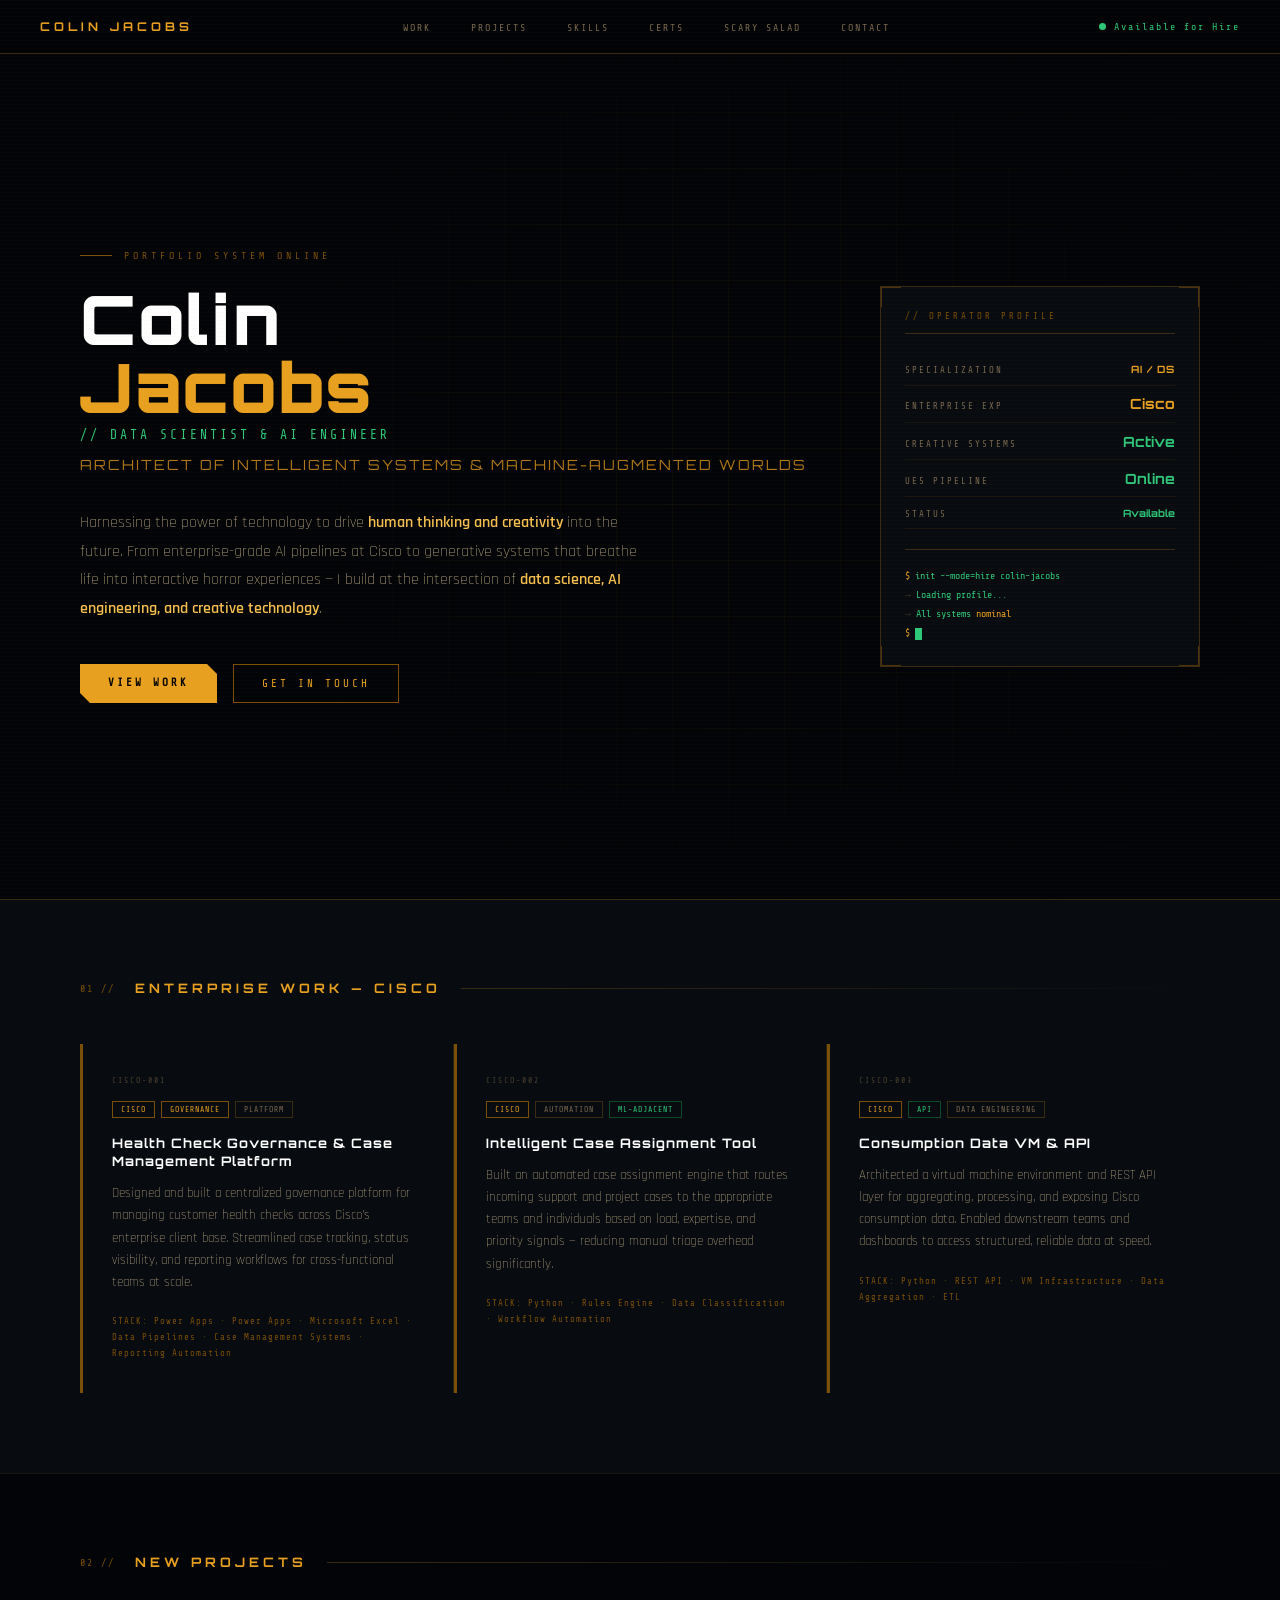
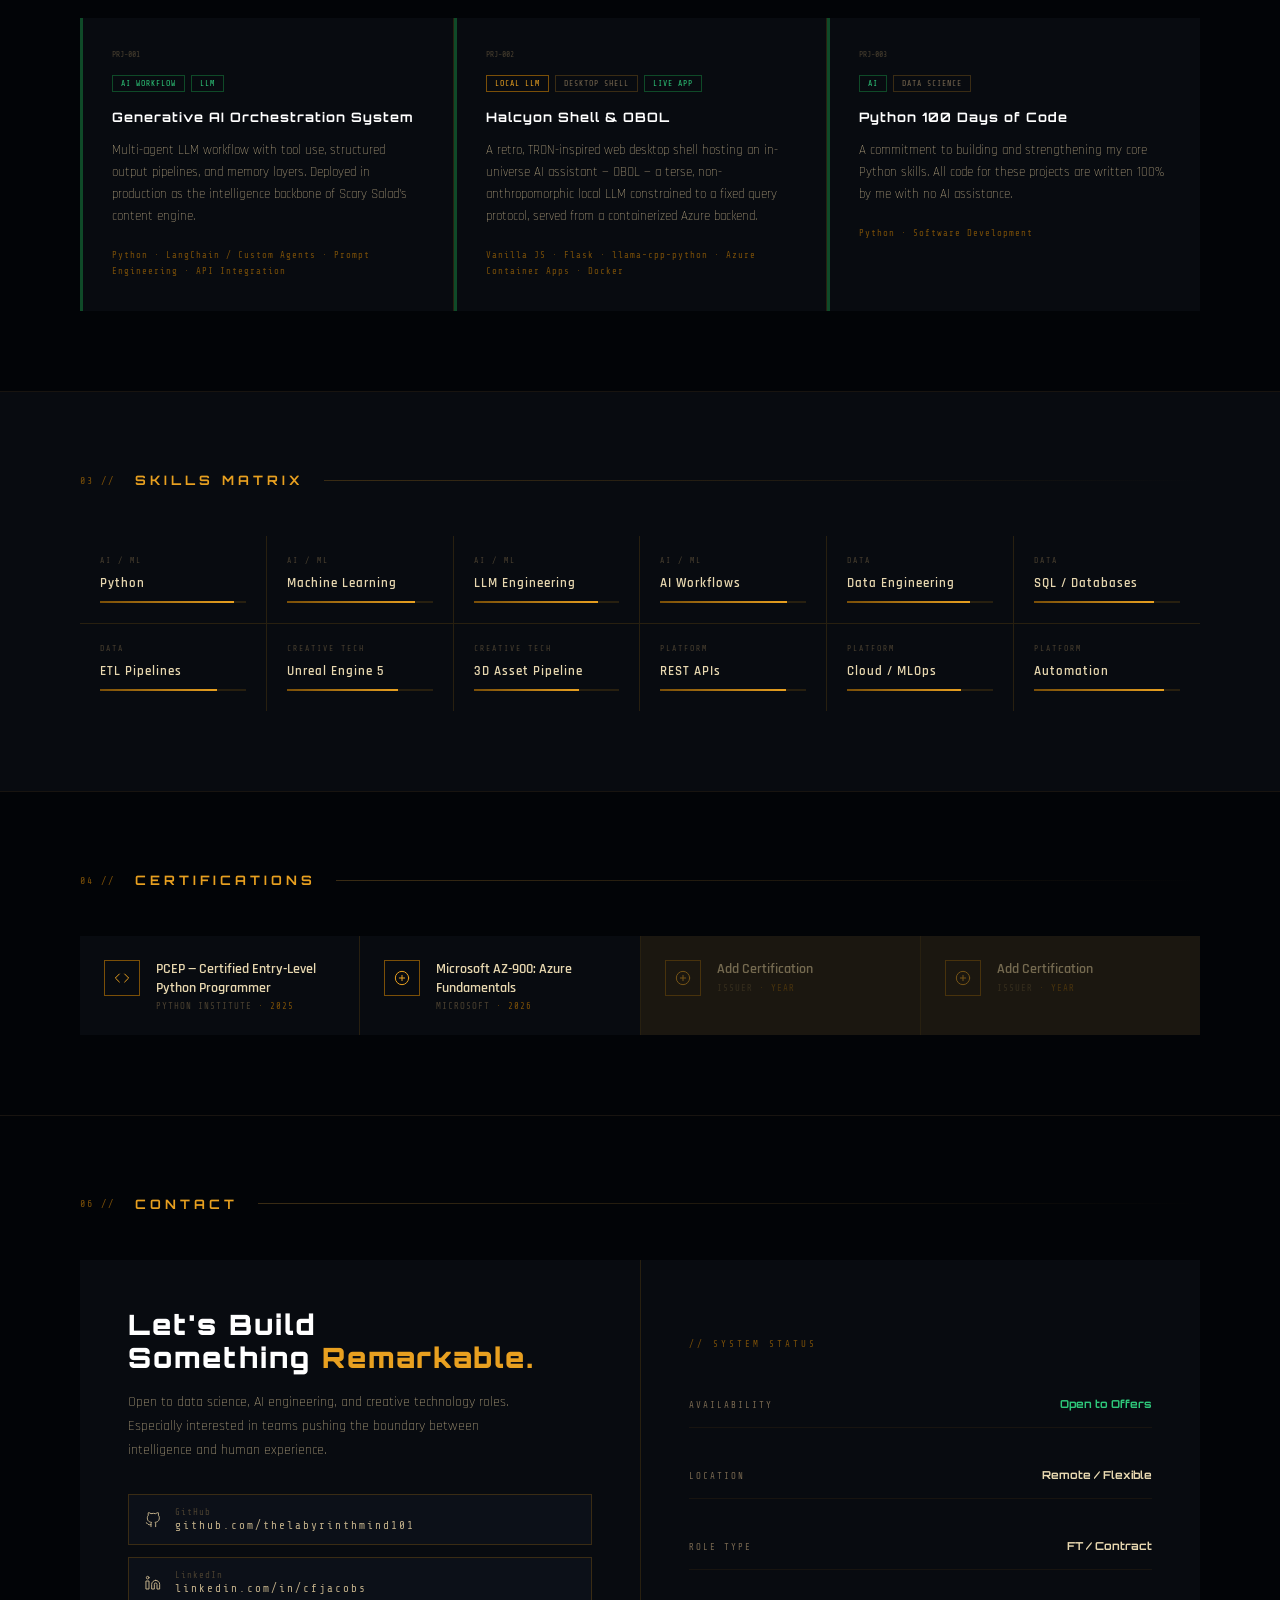
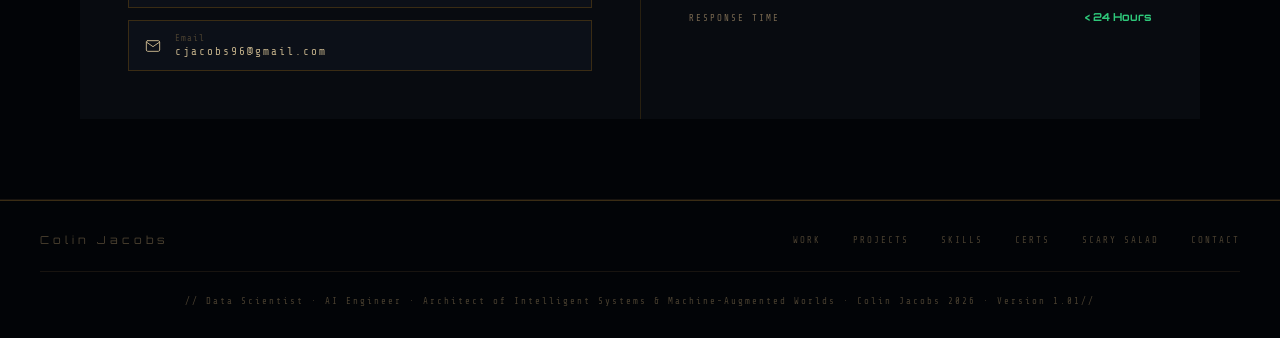
<file: index.html>
<!DOCTYPE html>
<html lang="en">
<head>
<meta charset="UTF-8">
<meta name="viewport" content="width=device-width, initial-scale=1.0">
<title>Colin Jacobs — Data Scientist & AI Engineer</title>
<link rel="preconnect" href="https://fonts.googleapis.com">
<link rel="preconnect" href="https://fonts.gstatic.com" crossorigin>
<link href="https://fonts.googleapis.com/css2?family=Share+Tech+Mono&family=Orbitron:wght@400;700;900&family=Rajdhani:wght@300;400;500;600;700&display=swap" rel="stylesheet">
<style>
  :root {
    --bg:           #020407;
    --surface:      #080b10;
    --surface2:     #0c1018;
    --surface3:     #111620;
    --amber:        #e8a020;
    --amber-dim:    #7a4f08;
    --amber-mid:    #b07818;
    --amber-glow:   #f5c050;
    --amber-faint:  rgba(232,160,32,0.08);
    --green:        #2ec87a;
    --green-dim:    #0f4a28;
    --text:         #c0ae88;
    --text-bright:  #e8d8b0;
    --text-dim:     #4a4030;
    --text-mid:     #786850;
    --border:       #181410;
    --border-mid:   #282010;
    --border-bright:#3a2c14;
    --red:          #c83018;
    --scan:         rgba(232,160,32,0.025);
    --grid-line:    rgba(232,160,32,0.05);
  }

  *, *::before, *::after { margin: 0; padding: 0; box-sizing: border-box; }

  html { scroll-behavior: smooth; }

  body {
    background: var(--bg);
    color: var(--text);
    font-family: 'Rajdhani', sans-serif;
    font-weight: 400;
    overflow-x: hidden;
    cursor: crosshair;
  }

  /* ── SCANLINES ── */
  body::before {
    content: '';
    position: fixed; inset: 0;
    background: repeating-linear-gradient(
      0deg,
      transparent,
      transparent 3px,
      var(--scan) 3px,
      var(--scan) 4px
    );
    pointer-events: none;
    z-index: 9999;
  }

  /* ── CORNER ORNAMENTS ── */
  .corner-ornament {
    position: absolute;
    width: 20px; height: 20px;
    pointer-events: none;
  }
  .corner-ornament.tl { top: 0; left: 0; border-top: 1px solid var(--amber-dim); border-left: 1px solid var(--amber-dim); }
  .corner-ornament.tr { top: 0; right: 0; border-top: 1px solid var(--amber-dim); border-right: 1px solid var(--amber-dim); }
  .corner-ornament.bl { bottom: 0; left: 0; border-bottom: 1px solid var(--amber-dim); border-left: 1px solid var(--amber-dim); }
  .corner-ornament.br { bottom: 0; right: 0; border-bottom: 1px solid var(--amber-dim); border-right: 1px solid var(--amber-dim); }

  /* ── SCROLLBAR ── */
  ::-webkit-scrollbar { width: 4px; }
  ::-webkit-scrollbar-track { background: var(--bg); }
  ::-webkit-scrollbar-thumb { background: var(--amber-dim); }

  /* ── NAV ── */
  nav {
    position: fixed; top: 0; left: 0; right: 0; z-index: 500;
    height: 54px;
    background: rgba(2,4,7,0.97);
    border-bottom: 1px solid var(--border-bright);
    display: flex; align-items: center; justify-content: space-between;
    padding: 0 2.5rem;
    backdrop-filter: blur(4px);
  }
  .nav-logo {
    font-family: 'Orbitron', monospace;
    font-size: 12px; font-weight: 700;
    color: var(--amber);
    letter-spacing: 4px;
    text-transform: uppercase;
    text-decoration: none;
  }
  .nav-links {
    display: flex; gap: 2.5rem;
    list-style: none;
  }
  .nav-links a {
    font-family: 'Share Tech Mono', monospace;
    font-size: 10px; letter-spacing: 2px;
    color: var(--text-mid);
    text-decoration: none;
    text-transform: uppercase;
    transition: color 0.2s;
    position: relative;
  }
  .nav-links a::after {
    content: '';
    position: absolute; bottom: -4px; left: 0; right: 0;
    height: 1px; background: var(--amber);
    transform: scaleX(0);
    transition: transform 0.2s;
  }
  .nav-links a:hover { color: var(--amber); }
  .nav-links a:hover::after { transform: scaleX(1); }
  .nav-status {
    font-family: 'Share Tech Mono', monospace;
    font-size: 10px; letter-spacing: 2px;
    color: var(--green);
    display: flex; align-items: center; gap: 8px;
  }
  .status-dot {
    width: 7px; height: 7px; border-radius: 50%;
    background: var(--green);
    animation: blink 2.4s ease-in-out infinite;
  }
  @keyframes blink { 0%,100%{opacity:1;} 50%{opacity:0.2;} }

  /* ── HERO ── */
  .hero {
    min-height: 100vh;
    padding: 54px 0 0;
    position: relative;
    display: flex; align-items: center;
    border-bottom: 1px solid var(--border-bright);
    overflow: hidden;
  }
  .hero-bg-grid {
    position: absolute; inset: 0;
    background-image:
      linear-gradient(var(--grid-line) 1px, transparent 1px),
      linear-gradient(90deg, var(--grid-line) 1px, transparent 1px);
    background-size: 56px 56px;
    mask-image: radial-gradient(ellipse 70% 80% at 40% 50%, black 20%, transparent 90%);
  }
  .hero-vignette {
    position: absolute; inset: 0;
    background: radial-gradient(ellipse 60% 80% at 80% 50%, transparent 40%, rgba(2,4,7,0.9) 100%);
  }
  .hero-inner {
    position: relative;
    width: 100%; max-width: 1200px;
    margin: 0 auto;
    padding: 5rem 2.5rem;
    display: grid;
    grid-template-columns: 1fr 320px;
    gap: 4rem;
    align-items: center;
  }
  .hero-eyebrow {
    font-family: 'Share Tech Mono', monospace;
    font-size: 10px; letter-spacing: 4px;
    color: var(--amber-dim);
    text-transform: uppercase;
    display: flex; align-items: center; gap: 12px;
    margin-bottom: 1.5rem;
    animation: fadeUp 0.8s ease both;
  }
  .hero-eyebrow::before {
    content: '';
    display: block; width: 32px; height: 1px;
    background: var(--amber-dim);
  }
  .hero-name {
    font-family: 'Orbitron', monospace;
    font-size: clamp(36px, 6vw, 68px);
    font-weight: 900;
    color: #fff;
    letter-spacing: 2px;
    line-height: 1.0;
    margin-bottom: 0.4rem;
    animation: fadeUp 0.8s 0.1s ease both;
  }
  .hero-name .name-first { display: block; }
  .hero-name .name-last {
    display: block;
    color: var(--amber);
    -webkit-text-stroke: 0px;
  }
  .hero-subtitle {
    font-family: 'Share Tech Mono', monospace;
    font-size: 13px; letter-spacing: 3px;
    color: var(--green);
    text-transform: uppercase;
    margin-bottom: 0.75rem;
    animation: fadeUp 0.8s 0.2s ease both;
  }
  .hero-tagline {
    font-family: 'Orbitron', monospace;
    font-size: clamp(11px, 1.4vw, 14px);
    font-weight: 400;
    color: var(--amber-mid);
    letter-spacing: 2px;
    text-transform: uppercase;
    margin-bottom: 2rem;
    line-height: 1.6;
    animation: fadeUp 0.8s 0.25s ease both;
  }
  .hero-bio {
    font-size: 16px;
    color: var(--text);
    line-height: 1.8;
    font-weight: 300;
    max-width: 560px;
    margin-bottom: 2.5rem;
    animation: fadeUp 0.8s 0.3s ease both;
  }
  .hero-bio strong { color: var(--amber-glow); font-weight: 600; }
  .hero-cta {
    display: flex; gap: 1rem; flex-wrap: wrap;
    animation: fadeUp 0.8s 0.4s ease both;
  }
  .btn-primary {
    font-family: 'Share Tech Mono', monospace;
    font-size: 11px; letter-spacing: 3px;
    padding: 12px 28px;
    background: var(--amber);
    color: #000;
    border: none; cursor: pointer;
    text-transform: uppercase;
    font-weight: 700;
    text-decoration: none;
    display: inline-block;
    transition: background 0.2s, transform 0.15s;
    clip-path: polygon(0 0, calc(100% - 10px) 0, 100% 10px, 100% 100%, 10px 100%, 0 calc(100% - 10px));
  }
  .btn-primary:hover { background: var(--amber-glow); transform: translateY(-1px); }
  .btn-outline {
    font-family: 'Share Tech Mono', monospace;
    font-size: 11px; letter-spacing: 3px;
    padding: 12px 28px;
    background: transparent;
    color: var(--amber);
    border: 1px solid var(--amber-dim);
    cursor: pointer;
    text-transform: uppercase;
    text-decoration: none;
    display: inline-block;
    transition: border-color 0.2s, color 0.2s, transform 0.15s;
  }
  .btn-outline:hover { border-color: var(--amber); color: var(--amber-glow); transform: translateY(-1px); }

  /* hero sidebar */
  .hero-sidebar {
    animation: fadeUp 0.8s 0.5s ease both;
  }
  .hud-panel {
    background: var(--surface);
    border: 1px solid var(--border-bright);
    padding: 1.5rem;
    position: relative;
  }
  .hud-panel .corner-ornament { opacity: 0.6; }
  .hud-title {
    font-family: 'Share Tech Mono', monospace;
    font-size: 9px; letter-spacing: 3px;
    color: var(--amber-dim);
    text-transform: uppercase;
    margin-bottom: 1.25rem;
    padding-bottom: 0.75rem;
    border-bottom: 1px solid var(--border-bright);
  }
  .hud-stat {
    display: flex; justify-content: space-between; align-items: baseline;
    padding: 0.6rem 0;
    border-bottom: 1px solid var(--border);
  }
  .hud-stat:last-child { border-bottom: none; }
  .hud-label {
    font-family: 'Share Tech Mono', monospace;
    font-size: 9px; letter-spacing: 2px;
    color: var(--text-mid);
    text-transform: uppercase;
  }
  .hud-val {
    font-family: 'Orbitron', monospace;
    font-size: 14px; font-weight: 700;
    color: var(--amber);
  }
  .hud-val.green { color: var(--green); }
  .terminal-line {
    font-family: 'Share Tech Mono', monospace;
    font-size: 10px; color: var(--green);
    margin-top: 1.25rem; padding-top: 1rem;
    border-top: 1px solid var(--border-bright);
    line-height: 1.9;
  }
  .t-p { color: var(--amber); }
  .t-d { color: var(--text-dim); }
  .cursor {
    display: inline-block;
    width: 7px; height: 12px;
    background: var(--green);
    vertical-align: middle;
    animation: cur 1s step-end infinite;
  }
  @keyframes cur { 0%,100%{opacity:1} 50%{opacity:0} }

  @keyframes fadeUp {
    from { opacity:0; transform: translateY(20px); }
    to   { opacity:1; transform: translateY(0); }
  }

  /* ── SECTION BASE ── */
  .section {
    max-width: 1200px;
    margin: 0 auto;
    padding: 5rem 2.5rem;
    border-bottom: 1px solid var(--border);
  }
  .section-header {
    display: flex; align-items: center; gap: 1.25rem;
    margin-bottom: 3rem;
  }
  .section-num {
    font-family: 'Share Tech Mono', monospace;
    font-size: 10px; letter-spacing: 2px;
    color: var(--amber-dim);
    flex-shrink: 0;
  }
  .section-title {
    font-family: 'Orbitron', monospace;
    font-size: 13px; font-weight: 700;
    color: var(--amber);
    letter-spacing: 4px;
    text-transform: uppercase;
    flex-shrink: 0;
  }
  .section-rule {
    flex: 1; height: 1px;
    background: linear-gradient(90deg, var(--border-bright), transparent);
  }

  /* ── SKILLS ── */
  .skills-grid {
    display: grid;
    grid-template-columns: repeat(auto-fit, minmax(160px, 1fr));
    gap: 1px;
    background: var(--border-mid);
  }
  .skill-cell {
    background: var(--surface);
    padding: 1.25rem;
    transition: background 0.2s;
    position: relative;
  }
  .skill-cell:hover { background: var(--surface2); }
  .skill-cat {
    font-family: 'Share Tech Mono', monospace;
    font-size: 8px; letter-spacing: 2px;
    color: var(--text-dim);
    text-transform: uppercase;
    margin-bottom: 10px;
  }
  .skill-name {
    font-family: 'Rajdhani', sans-serif;
    font-size: 13px; font-weight: 600;
    color: var(--text-bright);
    margin-bottom: 10px;
    letter-spacing: 1px;
  }
  .skill-bar {
    height: 2px;
    background: var(--border-mid);
    position: relative;
    overflow: hidden;
  }
  .skill-fill {
    height: 100%;
    background: linear-gradient(90deg, var(--amber-dim), var(--amber));
    width: 0%;
    transition: width 1.2s cubic-bezier(0.4, 0, 0.2, 1);
  }
  .skill-pct {
    position: absolute; right: 0; top: -18px;
    font-family: 'Share Tech Mono', monospace;
    font-size: 9px; color: var(--amber-dim);
  }

  /* ── WORK / CISCO ── */
  .work-grid {
    display: grid;
    grid-template-columns: repeat(auto-fit, minmax(300px, 1fr));
    gap: 1px;
    background: var(--border-mid);
  }
  .work-card {
    background: var(--surface);
    padding: 2rem;
    position: relative;
    overflow: hidden;
    transition: background 0.2s;
  }
  .work-card:hover { background: var(--surface2); }
  .work-card::before {
    content: '';
    position: absolute; top: 0; left: 0;
    width: 3px; height: 100%;
    background: var(--amber-dim);
    transition: background 0.2s;
  }
  .work-card:hover::before { background: var(--amber); }
  .work-card-id {
    font-family: 'Share Tech Mono', monospace;
    font-size: 8px; letter-spacing: 2px;
    color: var(--text-dim);
    margin-bottom: 1rem;
  }
  .work-tags {
    display: flex; gap: 6px; flex-wrap: wrap;
    margin-bottom: 1rem;
  }
  .tag {
    font-family: 'Share Tech Mono', monospace;
    font-size: 8px; letter-spacing: 1px;
    padding: 3px 8px;
    border: 1px solid var(--border-bright);
    color: var(--text-mid);
    text-transform: uppercase;
  }
  .tag.amber { border-color: var(--amber-dim); color: var(--amber); }
  .tag.green  { border-color: var(--green-dim);  color: var(--green); }
  .work-title {
    font-family: 'Orbitron', monospace;
    font-size: 13px; font-weight: 700;
    color: #fff;
    letter-spacing: 1px;
    line-height: 1.4;
    margin-bottom: 0.75rem;
  }
  .work-desc {
    font-size: 13px;
    color: var(--text);
    line-height: 1.7;
    font-weight: 300;
  }
  .work-tech {
    margin-top: 1.25rem;
    font-family: 'Share Tech Mono', monospace;
    font-size: 9px;
    color: var(--amber-dim);
    letter-spacing: 1px;
    line-height: 1.8;
  }

  /* ── PROJECTS ── */
  .projects-grid {
    display: grid;
    grid-template-columns: repeat(auto-fit, minmax(280px, 1fr));
    gap: 1px;
    background: var(--border-mid);
  }
  .project-card {
    background: var(--surface);
    padding: 2rem;
    position: relative;
    overflow: hidden;
    transition: background 0.2s;
  }
  .project-card:hover { background: var(--surface2); }
  .project-card::before {
    content: '';
    position: absolute; top: 0; left: 0;
    width: 3px; height: 100%;
    background: var(--border-bright);
    transition: background 0.2s;
  }
  .project-card.accent-amber::before { background: var(--amber-dim); }
  .project-card.accent-green::before  { background: var(--green-dim); }
  .project-card:hover::before { filter: brightness(1.6); }
  .project-num {
    font-family: 'Share Tech Mono', monospace;
    font-size: 8px; color: var(--text-dim);
    margin-bottom: 1rem;
  }
  .project-title {
    font-family: 'Orbitron', monospace;
    font-size: 13px; font-weight: 700;
    color: #fff; letter-spacing: 1px;
    line-height: 1.4; margin-bottom: 0.75rem;
  }
  .project-desc {
    font-size: 13px; color: var(--text);
    line-height: 1.7; font-weight: 300;
  }

  /* ── CERTS ── */
  .certs-grid {
    display: grid;
    grid-template-columns: repeat(auto-fit, minmax(240px, 1fr));
    gap: 1px;
    background: var(--border-mid);
  }
  .cert-card {
    background: var(--surface);
    padding: 1.5rem;
    display: flex; align-items: flex-start; gap: 1rem;
    transition: background 0.2s;
    position: relative;
  }
  .cert-card:hover { background: var(--surface2); }
  .cert-card.placeholder { opacity: 0.4; }
  .cert-icon {
    width: 36px; height: 36px; flex-shrink: 0;
    border: 1px solid var(--amber-dim);
    display: flex; align-items: center; justify-content: center;
  }
  .cert-icon svg { width: 16px; height: 16px; stroke: var(--amber); fill: none; stroke-width: 1.5; stroke-linecap: round; stroke-linejoin: round; }
  .cert-name {
    font-family: 'Rajdhani', sans-serif;
    font-size: 14px; font-weight: 600;
    color: var(--text-bright);
    margin-bottom: 4px;
    line-height: 1.3;
  }
  .cert-meta {
    font-family: 'Share Tech Mono', monospace;
    font-size: 9px; color: var(--text-dim);
    letter-spacing: 1px; text-transform: uppercase;
  }
  .cert-meta span { color: var(--amber-dim); }

  /* ── SCARY SALAD ── */
  .ss-wrapper {
    background: var(--surface);
    border: 1px solid var(--border-bright);
    position: relative;
    overflow: hidden;
  }
  .ss-watermark {
    position: absolute;
    right: -40px; top: 50%;
    transform: translateY(-50%) rotate(90deg);
    font-family: 'Orbitron', monospace;
    font-size: 72px; font-weight: 900;
    color: rgba(232,160,32,0.04);
    letter-spacing: 12px;
    white-space: nowrap;
    pointer-events: none;
    user-select: none;
  }
  .ss-inner {
    display: grid;
    grid-template-columns: 1fr 1fr;
    gap: 0;
  }
  .ss-left {
    padding: 3rem;
    border-right: 1px solid var(--border-bright);
    position: relative;
  }
  .ss-right { padding: 3rem; }
  .ss-eyebrow {
    font-family: 'Share Tech Mono', monospace;
    font-size: 9px; letter-spacing: 3px;
    color: var(--green);
    text-transform: uppercase;
    margin-bottom: 1rem;
    display: flex; align-items: center; gap: 10px;
  }
  .ss-eyebrow::before {
    content: '';
    width: 20px; height: 1px;
    background: var(--green);
    display: block;
  }
  .ss-title {
    font-family: 'Orbitron', monospace;
    font-size: clamp(22px, 3vw, 34px);
    font-weight: 900;
    color: #fff;
    line-height: 1.1;
    margin-bottom: 1.5rem;
    letter-spacing: 2px;
  }
  .ss-desc {
    font-size: 15px;
    color: var(--text);
    line-height: 1.8;
    font-weight: 300;
    margin-bottom: 2rem;
  }
  .ss-desc strong { color: var(--amber-glow); font-weight: 600; }
  .ss-pillars {
    display: grid;
    grid-template-columns: 1fr 1fr;
    gap: 1px;
    background: var(--border-mid);
  }
  .ss-pillar {
    background: var(--surface2);
    padding: 0.75rem 1rem;
    font-family: 'Share Tech Mono', monospace;
    font-size: 9px; letter-spacing: 1px;
    color: var(--text-mid);
    text-transform: uppercase;
    display: flex; align-items: center; gap: 8px;
  }
  .ss-pillar::before {
    content: '◆';
    color: var(--amber-dim);
    font-size: 8px;
  }
  .ss-right-title {
    font-family: 'Share Tech Mono', monospace;
    font-size: 9px; letter-spacing: 3px;
    color: var(--amber-dim);
    text-transform: uppercase;
    margin-bottom: 1.5rem;
    padding-bottom: 0.75rem;
    border-bottom: 1px solid var(--border-bright);
  }
  .ss-flow {
    display: flex;
    flex-direction: column;
    gap: 0;
  }
  .ss-flow-step {
    display: flex; align-items: flex-start; gap: 1rem;
    padding: 1rem 0;
    border-bottom: 1px solid var(--border);
    position: relative;
  }
  .ss-flow-step:last-child { border-bottom: none; }
  .ss-flow-num {
    font-family: 'Orbitron', monospace;
    font-size: 11px; font-weight: 700;
    color: var(--amber-dim);
    flex-shrink: 0; width: 24px;
    margin-top: 2px;
  }
  .ss-flow-label {
    font-family: 'Rajdhani', sans-serif;
    font-size: 13px; font-weight: 600;
    color: var(--text-bright);
    margin-bottom: 3px;
  }
  .ss-flow-sub {
    font-family: 'Share Tech Mono', monospace;
    font-size: 9px; color: var(--text-dim);
    letter-spacing: 1px;
  }
  .ss-terminal {
    background: #000;
    border-top: 1px solid var(--border-bright);
    padding: 1rem 3rem;
    font-family: 'Share Tech Mono', monospace;
    font-size: 10px; color: var(--green);
    line-height: 2;
  }

  /* ── CONTACT ── */
  .contact-grid {
    display: grid;
    grid-template-columns: 1fr 1fr;
    gap: 1px;
    background: var(--border-mid);
  }
  .contact-left {
    background: var(--surface);
    padding: 3rem;
  }
  .contact-headline {
    font-family: 'Orbitron', monospace;
    font-size: clamp(18px, 2.5vw, 28px);
    font-weight: 900;
    color: #fff;
    letter-spacing: 2px;
    line-height: 1.2;
    margin-bottom: 1rem;
  }
  .contact-headline .accent { color: var(--amber); }
  .contact-sub {
    font-size: 14px; color: var(--text);
    line-height: 1.7; font-weight: 300;
    margin-bottom: 2rem; max-width: 400px;
  }
  .contact-links {
    display: flex; flex-direction: column; gap: 12px;
  }
  .contact-link {
    display: flex; align-items: center; gap: 14px;
    padding: 12px 16px;
    border: 1px solid var(--border-bright);
    color: var(--text);
    text-decoration: none;
    font-family: 'Share Tech Mono', monospace;
    font-size: 11px; letter-spacing: 2px;
    transition: border-color 0.2s, color 0.2s;
    background: var(--surface2);
  }
  .contact-link:hover { border-color: var(--amber); color: var(--amber); }
  .contact-link-label { color: var(--text-dim); font-size: 9px; display: block; margin-bottom: 2px; letter-spacing: 1px; }
  .contact-right {
    background: var(--surface);
    padding: 3rem;
    display: flex; flex-direction: column; gap: 1px;
  }

  /* ── FOOTER ── */
  footer {
    background: var(--bg);
    border-top: 1px solid var(--border-bright);
    padding: 2rem 2.5rem;
    display: flex;
    justify-content: space-between; align-items: center;
    flex-wrap: wrap; gap: 1rem;
    max-width: 100%;
  }
  .footer-logo {
    font-family: 'Orbitron', monospace;
    font-size: 11px; letter-spacing: 4px;
    color: var(--text-dim);
    text-decoration: none;
  }
  .footer-links { display: flex; gap: 2rem; }
  .footer-links a {
    font-family: 'Share Tech Mono', monospace;
    font-size: 9px; letter-spacing: 2px;
    color: var(--text-dim);
    text-decoration: none;
    text-transform: uppercase;
    transition: color 0.2s;
  }
  .footer-links a:hover { color: var(--amber); }
  .footer-copy {
    width: 100%;
    text-align: center;
    font-family: 'Share Tech Mono', monospace;
    font-size: 9px; letter-spacing: 2px;
    color: var(--text-dim);
    border-top: 1px solid var(--border);
    padding-top: 1.5rem; margin-top: 0.5rem;
  }

  /* ── RESPONSIVE ── */
  @media (max-width: 860px) {
    .hero-inner { grid-template-columns: 1fr; }
    .hero-sidebar { display: none; }
    .ss-inner { grid-template-columns: 1fr; }
    .ss-left { border-right: none; border-bottom: 1px solid var(--border-bright); }
    .contact-grid { grid-template-columns: 1fr; }
    .nav-links { display: none; }
  }
</style>
</head>
<body>

<!-- ── NAV ── -->
<nav>
  <a href="#" class="nav-logo">Colin Jacobs</a>
  <ul class="nav-links">
    <li><a href="#work">Work</a></li>
    <li><a href="#projects">Projects</a></li>
    <li><a href="#skills">Skills</a></li>
    <li><a href="#certs">Certs</a></li>
    <li><a href="#scary-salad">Scary Salad</a></li>
    <li><a href="#contact">Contact</a></li>
  </ul>
  <div class="nav-status"><div class="status-dot"></div>Available for Hire</div>
</nav>

<!-- ── HERO ── -->
<section class="hero">
  <div class="hero-bg-grid"></div>
  <div class="hero-vignette"></div>
  <div class="hero-inner">
    <div class="hero-content">
      <div class="hero-eyebrow">Portfolio System Online</div>
      <h1 class="hero-name">
        <span class="name-first">Colin</span>
        <span class="name-last">Jacobs</span>
      </h1>
      <div class="hero-subtitle">// Data Scientist &amp; AI Engineer</div>
      <div class="hero-tagline">Architect of Intelligent Systems &amp; Machine-Augmented Worlds</div>
      <p class="hero-bio">
        Harnessing the power of technology to drive <strong>human thinking and creativity</strong> into the future. From enterprise-grade AI pipelines at Cisco to generative systems that breathe life into interactive horror experiences — I build at the intersection of <strong>data science, AI engineering, and creative technology</strong>.
      </p>
      <div class="hero-cta">
        <a href="#work" class="btn-primary">View Work</a>
        <a href="#contact" class="btn-outline">Get In Touch</a>
      </div>
    </div>
    <aside class="hero-sidebar">
      <div class="hud-panel">
        <div class="corner-ornament tl"></div>
        <div class="corner-ornament tr"></div>
        <div class="corner-ornament bl"></div>
        <div class="corner-ornament br"></div>
        <div class="hud-title">// Operator Profile</div>
        <div class="hud-stat">
          <span class="hud-label">Specialization</span>
          <span class="hud-val" style="font-size:10px; letter-spacing:1px;">AI / DS</span>
        </div>
        <div class="hud-stat">
          <span class="hud-label">Enterprise Exp</span>
          <span class="hud-val">Cisco</span>
        </div>
        <div class="hud-stat">
          <span class="hud-label">Creative Systems</span>
          <span class="hud-val green">Active</span>
        </div>
        <div class="hud-stat">
          <span class="hud-label">UE5 Pipeline</span>
          <span class="hud-val green">Online</span>
        </div>
        <div class="hud-stat">
          <span class="hud-label">Status</span>
          <span class="hud-val green" style="font-size:10px;">Available</span>
        </div>
        <div class="terminal-line">
          <div><span class="t-p">$ </span>init --mode=hire colin-jacobs</div>
          <div><span class="t-d">→ </span>Loading profile...</div>
          <div><span class="t-d">→ </span>All systems <span style="color:var(--amber)">nominal</span></div>
          <div><span class="t-p">$ </span><span class="cursor"></span></div>
        </div>
      </div>
    </aside>
  </div>
</section>

<!-- ── CISCO WORK ── -->
<div id="work" style="background: var(--surface); border-bottom: 1px solid var(--border);">
  <div class="section" style="border:none;">
    <div class="section-header">
      <span class="section-num">01 //</span>
      <span class="section-title">Enterprise Work — Cisco</span>
      <div class="section-rule"></div>
    </div>
    <div class="work-grid">
      <div class="work-card">
        <div class="work-card-id">CISCO-001</div>
        <div class="work-tags">
          <span class="tag amber">Cisco</span>
          <span class="tag amber">Governance</span>
          <span class="tag">Platform</span>
        </div>
        <div class="work-title">Health Check Governance &amp; Case Management Platform</div>
        <p class="work-desc">Designed and built a centralized governance platform for managing customer health checks across Cisco's enterprise client base. Streamlined case tracking, status visibility, and reporting workflows for cross-functional teams at scale.</p>
        <div class="work-tech">STACK: Power Apps · Power Apps · Microsoft Excel · Data Pipelines · Case Management Systems · Reporting Automation</div>
      </div>
      <div class="work-card">
        <div class="work-card-id">CISCO-002</div>
        <div class="work-tags">
          <span class="tag amber">Cisco</span>
          <span class="tag">Automation</span>
          <span class="tag green">ML-Adjacent</span>
        </div>
        <div class="work-title">Intelligent Case Assignment Tool</div>
        <p class="work-desc">Built an automated case assignment engine that routes incoming support and project cases to the appropriate teams and individuals based on load, expertise, and priority signals — reducing manual triage overhead significantly.</p>
        <div class="work-tech">STACK: Python · Rules Engine · Data Classification · Workflow Automation</div>
      </div>
      <div class="work-card">
        <div class="work-card-id">CISCO-003</div>
        <div class="work-tags">
          <span class="tag amber">Cisco</span>
          <span class="tag green">API</span>
          <span class="tag">Data Engineering</span>
        </div>
        <div class="work-title">Consumption Data VM &amp; API</div>
        <p class="work-desc">Architected a virtual machine environment and REST API layer for aggregating, processing, and exposing Cisco consumption data. Enabled downstream teams and dashboards to access structured, reliable data at speed.</p>
        <div class="work-tech">STACK: Python · REST API · VM Infrastructure · Data Aggregation · ETL</div>
      </div>
    </div>
  </div>
</div>

<!-- ── PROJECTS ── -->
<div id="projects" style="border-bottom: 1px solid var(--border);">
  <div class="section" style="border:none;">
    <div class="section-header">
      <span class="section-num">02 //</span>
      <span class="section-title">New Projects</span>
      <div class="section-rule"></div>
    </div>
    <div class="projects-grid">
      <div class="project-card accent-green">
        <div class="project-num">PRJ-001</div>
        <div class="work-tags">
          <span class="tag green">AI Workflow</span>
          <span class="tag green">LLM</span>
        </div>
        <div class="project-title">Generative AI Orchestration System</div>
        <p class="project-desc">Multi-agent LLM workflow with tool use, structured output pipelines, and memory layers. Deployed in production as the intelligence backbone of Scary Salad's content engine.</p>
        <div class="work-tech" style="margin-top:1.25rem;">Python · LangChain / Custom Agents · Prompt Engineering · API Integration</div>
      </div>
      <a href="https://colinjacobs.github.io/obol/" class="project-card accent-green" style="display:block; text-decoration:none; color:inherit;">
		<div class="project-num">PRJ-002</div>
        <div class="work-tags">
          <span class="tag amber">Local LLM</span>
          <span class="tag">Desktop Shell</span>
          <span class="tag green">Live App</span>
        </div>
        <div class="project-title">Halcyon Shell &amp; OBOL</div>
        <p class="project-desc">A retro, TRON-inspired web desktop shell hosting an in-universe AI assistant — OBOL — a terse, non-anthropomorphic local LLM constrained to a fixed query protocol, served from a containerized Azure backend.</p>
        <div class="work-tech" style="margin-top:1.25rem;">Vanilla JS · Flask · llama-cpp-python · Azure Container Apps · Docker</div>
      </a>
      <a href="https://colinjacobs.github.io/colin-jacobs-100-days-of-code/" class="project-card accent-green" style="display:block; text-decoration:none; color:inherit;">
        <div class="project-num">PRJ-003</div>
        <div class="work-tags">
          <span class="tag green">AI</span>
          <span class="tag">Data Science</span>
        </div>
		<div class="project-title">Python 100 Days of Code</div>
		<p class="project-desc">A commitment to building and strengthening my core Python skills. All code for these projects are written 100% by me with no AI assistance.</p>
		<div class="work-tech" style="margin-top:1.25rem;">Python · Software Development</div>
      </a>
    </div>
  </div>
</div>

<!-- ── SKILLS ── -->
<div id="skills" style="background: var(--surface); border-bottom: 1px solid var(--border);">
  <div class="section" style="border:none;">
    <div class="section-header">
      <span class="section-num">03 //</span>
      <span class="section-title">Skills Matrix</span>
      <div class="section-rule"></div>
    </div>
    <div class="skills-grid" id="skillsGrid">
      <div class="skill-cell"><div class="skill-cat">AI / ML</div><div class="skill-name">Python</div><div class="skill-bar"><div class="skill-fill" data-pct="92"></div></div></div>
      <div class="skill-cell"><div class="skill-cat">AI / ML</div><div class="skill-name">Machine Learning</div><div class="skill-bar"><div class="skill-fill" data-pct="88"></div></div></div>
      <div class="skill-cell"><div class="skill-cat">AI / ML</div><div class="skill-name">LLM Engineering</div><div class="skill-bar"><div class="skill-fill" data-pct="85"></div></div></div>
      <div class="skill-cell"><div class="skill-cat">AI / ML</div><div class="skill-name">AI Workflows</div><div class="skill-bar"><div class="skill-fill" data-pct="87"></div></div></div>
      <div class="skill-cell"><div class="skill-cat">Data</div><div class="skill-name">Data Engineering</div><div class="skill-bar"><div class="skill-fill" data-pct="84"></div></div></div>
      <div class="skill-cell"><div class="skill-cat">Data</div><div class="skill-name">SQL / Databases</div><div class="skill-bar"><div class="skill-fill" data-pct="82"></div></div></div>
      <div class="skill-cell"><div class="skill-cat">Data</div><div class="skill-name">ETL Pipelines</div><div class="skill-bar"><div class="skill-fill" data-pct="80"></div></div></div>
      <div class="skill-cell"><div class="skill-cat">Creative Tech</div><div class="skill-name">Unreal Engine 5</div><div class="skill-bar"><div class="skill-fill" data-pct="76"></div></div></div>
      <div class="skill-cell"><div class="skill-cat">Creative Tech</div><div class="skill-name">3D Asset Pipeline</div><div class="skill-bar"><div class="skill-fill" data-pct="72"></div></div></div>
      <div class="skill-cell"><div class="skill-cat">Platform</div><div class="skill-name">REST APIs</div><div class="skill-bar"><div class="skill-fill" data-pct="86"></div></div></div>
      <div class="skill-cell"><div class="skill-cat">Platform</div><div class="skill-name">Cloud / MLOps</div><div class="skill-bar"><div class="skill-fill" data-pct="78"></div></div></div>
      <div class="skill-cell"><div class="skill-cat">Platform</div><div class="skill-name">Automation</div><div class="skill-bar"><div class="skill-fill" data-pct="89"></div></div></div>
    </div>
  </div>
</div>

<!-- ── CERTIFICATIONS ── -->
<div id="certs" style="border-bottom: 1px solid var(--border);">
  <div class="section" style="border:none;">
    <div class="section-header">
      <span class="section-num">04 //</span>
      <span class="section-title">Certifications</span>
      <div class="section-rule"></div>
    </div>
    <div class="certs-grid">
      <div class="cert-card">
        <div class="cert-icon">
          <svg viewBox="0 0 24 24"><polyline points="16 18 22 12 16 6"/><polyline points="8 6 2 12 8 18"/></svg>
        </div>
        <div>
          <div class="cert-name">PCEP — Certified Entry-Level Python Programmer</div>
          <div class="cert-meta">Python Institute <span>· 2025</span></div>
        </div>
      </div>
      <div class="cert-card">
        <div class="cert-icon">
          <svg viewBox="0 0 24 24"><circle cx="12" cy="12" r="10"/><line x1="12" y1="8" x2="12" y2="16"/><line x1="8" y1="12" x2="16" y2="12"/></svg>
        </div>
        <div>
          <div class="cert-name">Microsoft AZ-900: Azure Fundamentals</div>
          <div class="cert-meta">Microsoft <span>· 2026</span></div>
        </div>
      </div>
      <div class="cert-card placeholder">
        <div class="cert-icon">
          <svg viewBox="0 0 24 24"><circle cx="12" cy="12" r="10"/><line x1="12" y1="8" x2="12" y2="16"/><line x1="8" y1="12" x2="16" y2="12"/></svg>
        </div>
        <div>
          <div class="cert-name">Add Certification</div>
          <div class="cert-meta">Issuer <span>· Year</span></div>
        </div>
      </div>
      <div class="cert-card placeholder">
        <div class="cert-icon">
          <svg viewBox="0 0 24 24"><circle cx="12" cy="12" r="10"/><line x1="12" y1="8" x2="12" y2="16"/><line x1="8" y1="12" x2="16" y2="12"/></svg>
        </div>
        <div>
          <div class="cert-name">Add Certification</div>
          <div class="cert-meta">Issuer <span>· Year</span></div>
        </div>
      </div>
    </div>
  </div>
</div>

<!-- ── SCARY SALAD ── 
<div id="scary-salad" style="background: var(--surface); border-bottom: 1px solid var(--border);">
  <div class="section" style="border:none;">
    <div class="section-header">
      <span class="section-num">05 //</span>
      <span class="section-title">Scary Salad</span>
      <div class="section-rule"></div>
    </div>
    <div class="ss-wrapper">
      <div class="ss-watermark">SCARY SALAD</div>
      <div class="ss-inner">
        <div class="ss-left">
          <div class="ss-eyebrow">Flagship Project</div>
          <div class="ss-title">Scary Salad</div>
          <p class="ss-desc">
            A <strong>cutting-edge horror brand</strong> where human creativity and artificial intelligence collide. Scary Salad isn't just a project — it's a living proof-of-concept that AI-augmented storytelling and production pipelines can power a real, shipped creative property without sacrificing the human vision at its core.
          </p>
          <div class="ss-pillars">
            <div class="ss-pillar">Generative AI Workflows</div>
            <div class="ss-pillar">Python Automation</div>
            <div class="ss-pillar">Human-Directed AI</div>
            <div class="ss-pillar">Brand &amp; World-Building</div>
          </div>
        </div>
        <div class="ss-right">
          <div class="ss-right-title">// AI Integration Map</div>
          <div class="ss-flow">
            <div class="ss-flow-step">
              <div class="ss-flow-num">01</div>
              <div>
                <div class="ss-flow-label">LLM Content Pipeline</div>
                <div class="ss-flow-sub">Automated narrative &amp; content generation workflows</div>
              </div>
            </div>
            <div class="ss-flow-step">
              <div class="ss-flow-num">02</div>
              <div>
                <div class="ss-flow-label">Human Creative Direction</div>
                <div class="ss-flow-sub">All AI output curated &amp; directed by human vision</div>
              </div>
            </div>
            <div class="ss-flow-step">
              <div class="ss-flow-num">03</div>
              <div>
                <div class="ss-flow-label">Generative Asset Production</div>
                <div class="ss-flow-sub">AI-assisted image, audio &amp; creative asset workflows</div>
              </div>
            </div>
            <div class="ss-flow-step">
              <div class="ss-flow-num">04</div>
              <div>
                <div class="ss-flow-label">Deployed &amp; Live</div>
                <div class="ss-flow-sub">Real brand. Real stories. Built by one person.</div>
              </div>
            </div>
          </div>
		  <a href="https://www.facebook.com/scarysalad" class="btn-outline" target="_blank" rel="noopener noreferrer" style="margin-top: 1.75rem;">
            See More
          </a>
        </div>
      </div>
      <div class="ss-terminal">
        <span class="t-p">$ </span>run --describe scary-salad &nbsp;&nbsp;
        <span class="t-d">→ </span>Horror brand: <span style="color:var(--amber)">LIVE</span> &nbsp;
        AI pipelines: <span style="color:var(--amber)">ACTIVE</span> &nbsp;
        UE5 assets: <span style="color:var(--amber)">COMPILED</span> &nbsp;
        Human creativity: <span style="color:var(--green)">IRREPLACEABLE</span>
        &nbsp;<span class="cursor"></span>
      </div>
    </div>
  </div>
</div>
-->

<!-- ── CONTACT ── -->
<div id="contact" style="border-bottom: 1px solid var(--border);">
  <div class="section" style="border:none;">
    <div class="section-header">
      <span class="section-num">06 //</span>
      <span class="section-title">Contact</span>
      <div class="section-rule"></div>
    </div>
    <div class="contact-grid">
      <div class="contact-left">
        <div class="contact-headline">Let's Build<br>Something <span class="accent">Remarkable.</span></div>
        <p class="contact-sub">Open to data science, AI engineering, and creative technology roles. Especially interested in teams pushing the boundary between intelligence and human experience.</p>
        <div class="contact-links">
          <a href="https://github.com/TheLabyrinthMind101" class="contact-link" target="_blank">
            <svg width="16" height="16" viewBox="0 0 24 24" fill="none" stroke="currentColor" stroke-width="1.5" stroke-linecap="round" stroke-linejoin="round"><path d="M9 19c-5 1.5-5-2.5-7-3m14 6v-3.87a3.37 3.37 0 0 0-.94-2.61c3.14-.35 6.44-1.54 6.44-7A5.44 5.44 0 0 0 20 4.77 5.07 5.07 0 0 0 19.91 1S18.73.65 16 2.48a13.38 13.38 0 0 0-7 0C6.27.65 5.09 1 5.09 1A5.07 5.07 0 0 0 5 4.77a5.44 5.44 0 0 0-1.5 3.78c0 5.42 3.3 6.61 6.44 7A3.37 3.37 0 0 0 9 18.13V22"/></svg>
            <div><span class="contact-link-label">GitHub</span>github.com/thelabyrinthmind101</div>
          </a>
          <a href="https://www.linkedin.com/in/cfjacobs/" class="contact-link" target="_blank">
            <svg width="16" height="16" viewBox="0 0 24 24" fill="none" stroke="currentColor" stroke-width="1.5" stroke-linecap="round" stroke-linejoin="round"><path d="M16 8a6 6 0 0 1 6 6v7h-4v-7a2 2 0 0 0-2-2 2 2 0 0 0-2 2v7h-4v-7a6 6 0 0 1 6-6z"/><rect x="2" y="9" width="4" height="12"/><circle cx="4" cy="4" r="2"/></svg>
            <div><span class="contact-link-label">LinkedIn</span>linkedin.com/in/cfjacobs</div>
          </a>
          <a href="cjacobs96@gmail.com" class="contact-link">
            <svg width="16" height="16" viewBox="0 0 24 24" fill="none" stroke="currentColor" stroke-width="1.5" stroke-linecap="round" stroke-linejoin="round"><path d="M4 4h16c1.1 0 2 .9 2 2v12c0 1.1-.9 2-2 2H4c-1.1 0-2-.9-2-2V6c0-1.1.9-2 2-2z"/><polyline points="22,6 12,13 2,6"/></svg>
            <div><span class="contact-link-label">Email</span>cjacobs96@gmail.com</div>
          </a>
        </div>
      </div>
      <div class="contact-right" style="background:var(--surface); padding:3rem; display:flex; flex-direction:column; justify-content:center; gap:1.5rem;">
        <div style="font-family:'Share Tech Mono',monospace; font-size:9px; letter-spacing:3px; color:var(--amber-dim); margin-bottom:0.5rem;">// SYSTEM STATUS</div>
        <div class="hud-stat" style="padding:1rem 0; border-bottom: 1px solid var(--border);">
          <span class="hud-label">Availability</span>
          <span class="hud-val green" style="font-size:11px;">Open to Offers</span>
        </div>
        <div class="hud-stat" style="padding:1rem 0; border-bottom: 1px solid var(--border);">
          <span class="hud-label">Location</span>
          <span class="hud-val" style="font-size:11px; color:var(--text-bright);">Remote / Flexible</span>
        </div>
        <div class="hud-stat" style="padding:1rem 0; border-bottom: 1px solid var(--border);">
          <span class="hud-label">Role Type</span>
          <span class="hud-val" style="font-size:11px; color:var(--text-bright);">FT / Contract</span>
        </div>
        <div class="hud-stat" style="padding:1rem 0;">
          <span class="hud-label">Response Time</span>
          <span class="hud-val green" style="font-size:11px;">&lt; 24 Hours</span>
        </div>
      </div>
    </div>
  </div>
</div>

<!-- ── FOOTER ── -->
<footer>
  <a href="#" class="footer-logo">Colin Jacobs</a>
  <div class="footer-links">
    <a href="#work">Work</a>
    <a href="#projects">Projects</a>
    <a href="#skills">Skills</a>
    <a href="#certs">Certs</a>
    <a href="#scary-salad">Scary Salad</a>
    <a href="#contact">Contact</a>
  </div>
  <div class="footer-copy">// Data Scientist · AI Engineer · Architect of Intelligent Systems &amp; Machine-Augmented Worlds · Colin Jacobs 2026 · Version 1.01//</div>
</footer>

<script>
  // Skill bar scroll animation
  const fills = document.querySelectorAll('.skill-fill');
  const observed = new Set();

  const observer = new IntersectionObserver((entries) => {
    entries.forEach(entry => {
      if (entry.isIntersecting && !observed.has(entry.target)) {
        observed.add(entry.target);
        const pct = entry.target.getAttribute('data-pct');
        setTimeout(() => { entry.target.style.width = pct + '%'; }, 100);
      }
    });
  }, { threshold: 0.1 });

  fills.forEach(f => observer.observe(f));

  // Smooth active nav link highlight
  const sections = document.querySelectorAll('[id]');
  const navLinks = document.querySelectorAll('.nav-links a');

  window.addEventListener('scroll', () => {
    let current = '';
    sections.forEach(s => {
      if (window.scrollY >= s.offsetTop - 100) current = s.id;
    });
    navLinks.forEach(a => {
      a.style.color = a.getAttribute('href') === '#' + current
        ? 'var(--amber)'
        : '';
    });
  });
</script>
</body>
</html>
</file>
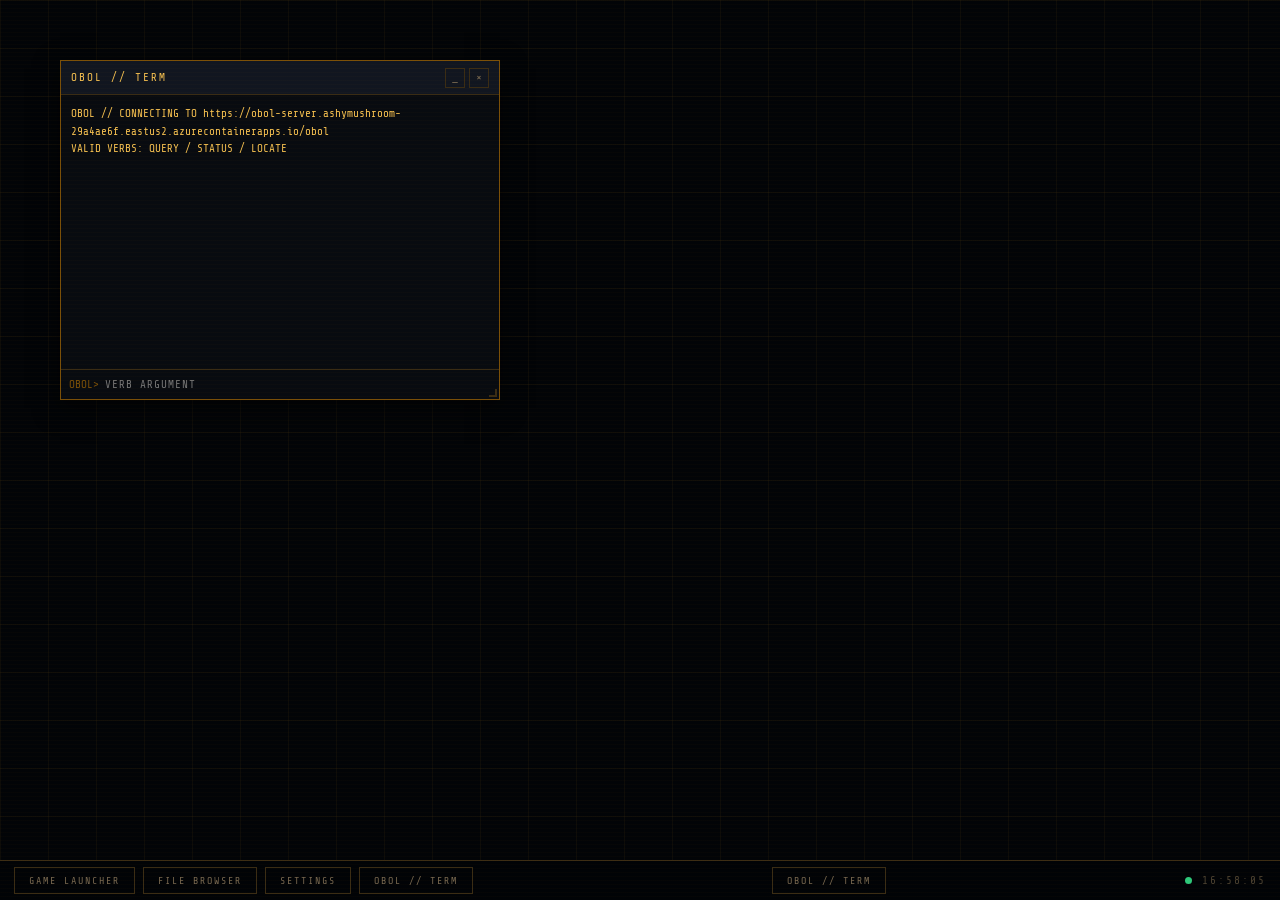
<file: obol/index.html>
<!DOCTYPE html>
<html lang="en">
<head>
<meta charset="UTF-8">
<meta name="viewport" content="width=device-width, initial-scale=1.0">
<title>Halcyon Shell</title>
<link rel="preconnect" href="https://fonts.googleapis.com">
<link rel="preconnect" href="https://fonts.gstatic.com" crossorigin>
<link href="https://fonts.googleapis.com/css2?family=Share+Tech+Mono&family=Orbitron:wght@400;700;900&family=Rajdhani:wght@300;400;500;600;700&display=swap" rel="stylesheet">
<link rel="stylesheet" href="shell.css">
</head>
<body>
  <div id="desktop"></div>
  <div id="taskbar"></div>

  <script src="core/event-bus.js"></script>
  <script src="core/window-manager.js"></script>
  <script src="core/taskbar.js"></script>

  <!-- app entry scripts register themselves on window.ShellApps -->
  <script src="apps/game-launcher/index.js"></script>
  <script src="apps/file-browser/index.js"></script>
  <script src="apps/settings/index.js"></script>
  <script src="apps/ai-assistant/index.js"></script>

  <script src="shell.js"></script>
</body>
</html>
</file>
<file: obol/shell.css>
@import url('./core/theme.css');

* , *::before, *::after { margin: 0; padding: 0; box-sizing: border-box; }

html, body {
  height: 100%;
  background: var(--bg);
  color: var(--text);
  font-family: 'Rajdhani', sans-serif;
  overflow: hidden;
}

/* scanline overlay — same as portfolio */
body::before {
  content: '';
  position: fixed; inset: 0;
  background: repeating-linear-gradient(0deg, transparent, transparent 3px, var(--scan) 3px, var(--scan) 4px);
  pointer-events: none;
  z-index: 9000;
}

#desktop {
  position: relative;
  width: 100%;
  height: calc(100vh - var(--taskbar-h));
  background:
    linear-gradient(var(--grid-line) 1px, transparent 1px),
    linear-gradient(90deg, var(--grid-line) 1px, transparent 1px);
  background-size: 48px 48px;
  overflow: hidden;
}

/* ── WINDOWS ── */
.os-window {
  position: absolute;
  display: flex;
  flex-direction: column;
  background: var(--surface);
  border: 1px solid var(--border-bright);
  box-shadow: 0 8px 24px rgba(0,0,0,0.6);
  min-width: 280px;
  min-height: 180px;
}
.os-window.focused {
  border-color: var(--amber-dim);
}

.os-window-titlebar {
  height: var(--titlebar-h);
  flex-shrink: 0;
  background: var(--surface2);
  border-bottom: 1px solid var(--border-bright);
  display: flex;
  align-items: center;
  justify-content: space-between;
  padding: 0 10px;
  cursor: grab;
  user-select: none;
}
.os-window.focused .os-window-titlebar {
  background: var(--surface3);
}
.os-window-title {
  font-family: 'Share Tech Mono', monospace;
  font-size: 11px;
  letter-spacing: 2px;
  color: var(--text-mid);
  text-transform: uppercase;
}
.os-window.focused .os-window-title {
  color: var(--amber-glow);
}
.os-window-controls { display: flex; gap: 4px; }
.os-window-btn {
  width: 20px; height: 20px;
  background: transparent;
  border: 1px solid var(--border-bright);
  color: var(--text-mid);
  font-family: 'Share Tech Mono', monospace;
  font-size: 11px;
  line-height: 1;
  cursor: pointer;
}
.os-window-btn:hover { color: var(--amber); border-color: var(--amber-dim); }
.os-window-btn.close:hover { color: var(--red); border-color: var(--red); }

.os-window-content {
  flex: 1;
  overflow: auto;
  padding: 0;
  min-height: 0;
}

.os-window-resize-handle {
  position: absolute;
  right: 0; bottom: 0;
  width: 14px; height: 14px;
  cursor: nwse-resize;
}
.os-window-resize-handle::after {
  content: '';
  position: absolute;
  right: 2px; bottom: 2px;
  width: 8px; height: 8px;
  border-right: 2px solid var(--border-bright);
  border-bottom: 2px solid var(--border-bright);
}

/* ── TASKBAR ── */
#taskbar {
  height: var(--taskbar-h);
  background: rgba(2,4,7,0.97);
  border-top: 1px solid var(--border-bright);
  display: flex;
  align-items: center;
  justify-content: space-between;
  padding: 0 14px;
  gap: 16px;
}
.taskbar-launchers, .taskbar-open-windows {
  display: flex;
  gap: 8px;
  align-items: center;
}
.taskbar-launch-btn, .taskbar-window-btn {
  font-family: 'Share Tech Mono', monospace;
  font-size: 10px;
  letter-spacing: 2px;
  text-transform: uppercase;
  padding: 7px 14px;
  background: transparent;
  color: var(--text-mid);
  border: 1px solid var(--border-bright);
  cursor: pointer;
  transition: color 0.15s, border-color 0.15s;
}
.taskbar-launch-btn:hover, .taskbar-window-btn:hover {
  color: var(--amber);
  border-color: var(--amber-dim);
}
.taskbar-status {
  display: flex;
  align-items: center;
  gap: 10px;
  flex-shrink: 0;
}
.taskbar-clock {
  font-family: 'Share Tech Mono', monospace;
  font-size: 11px;
  letter-spacing: 2px;
  color: var(--text-dim);
}

/* status dot — identical convention to the portfolio */
.status-dot { width: 7px; height: 7px; border-radius: 50%; background: var(--amber-dim); transition: background 0.3s; }
.status-dot.ready   { background: var(--green); animation: blink 2.4s ease-in-out infinite; }
.status-dot.loading { background: var(--amber); animation: blink 0.6s ease-in-out infinite; }
.status-dot.error   { background: var(--red); }
@keyframes blink { 0%,100% { opacity: 1; } 50% { opacity: 0.2; } }
</file>
